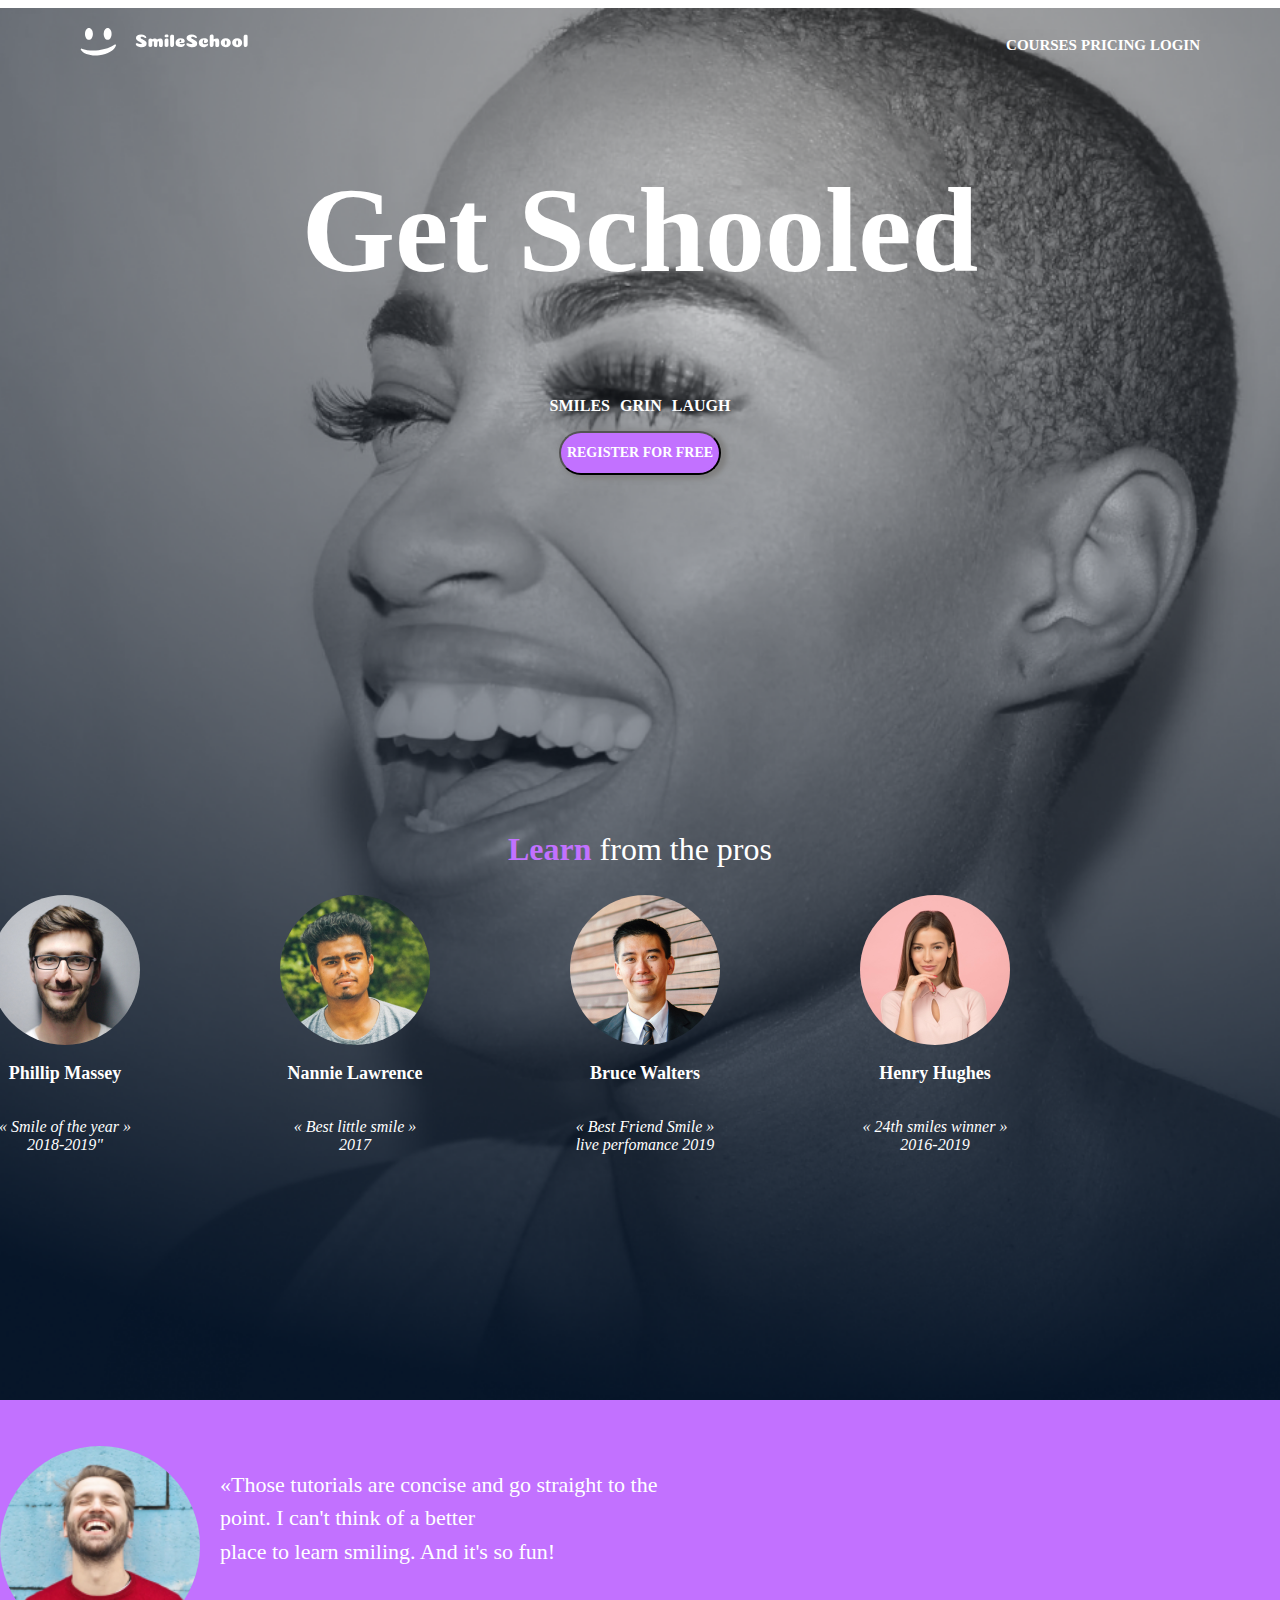
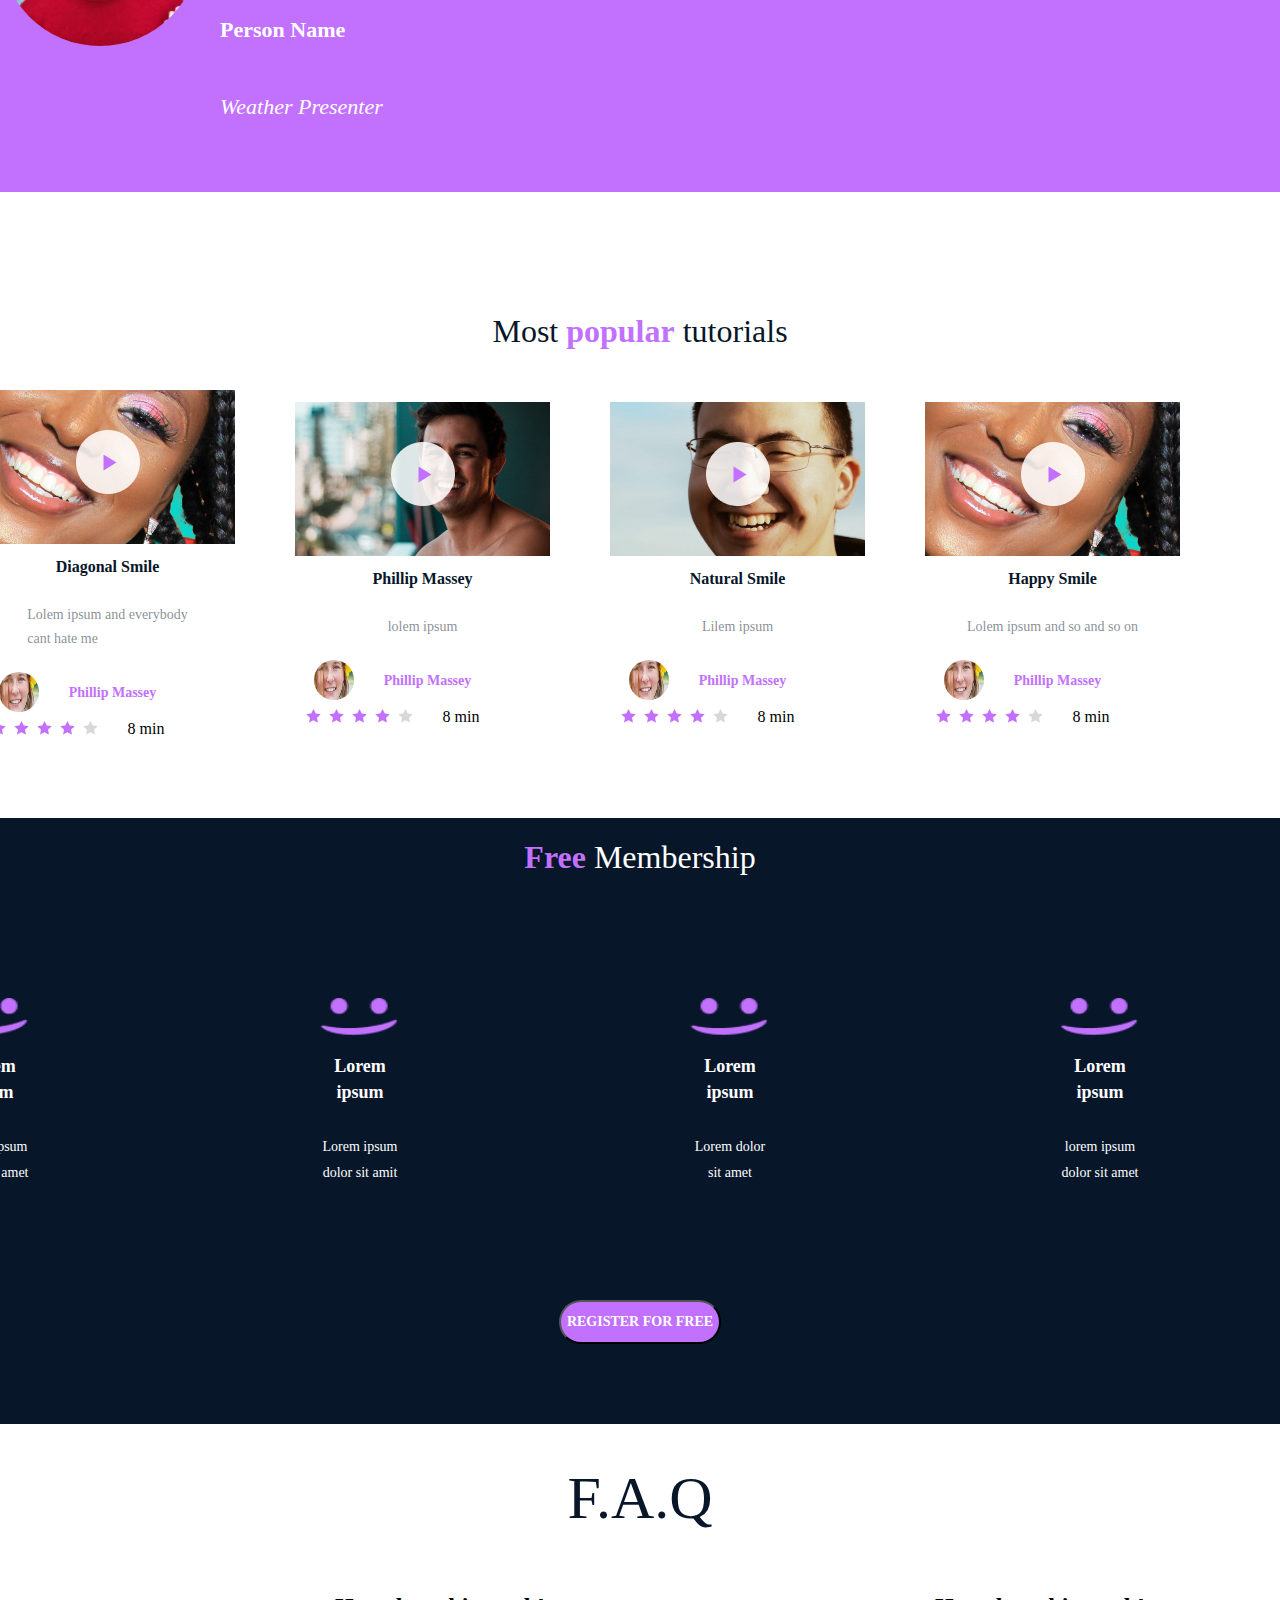
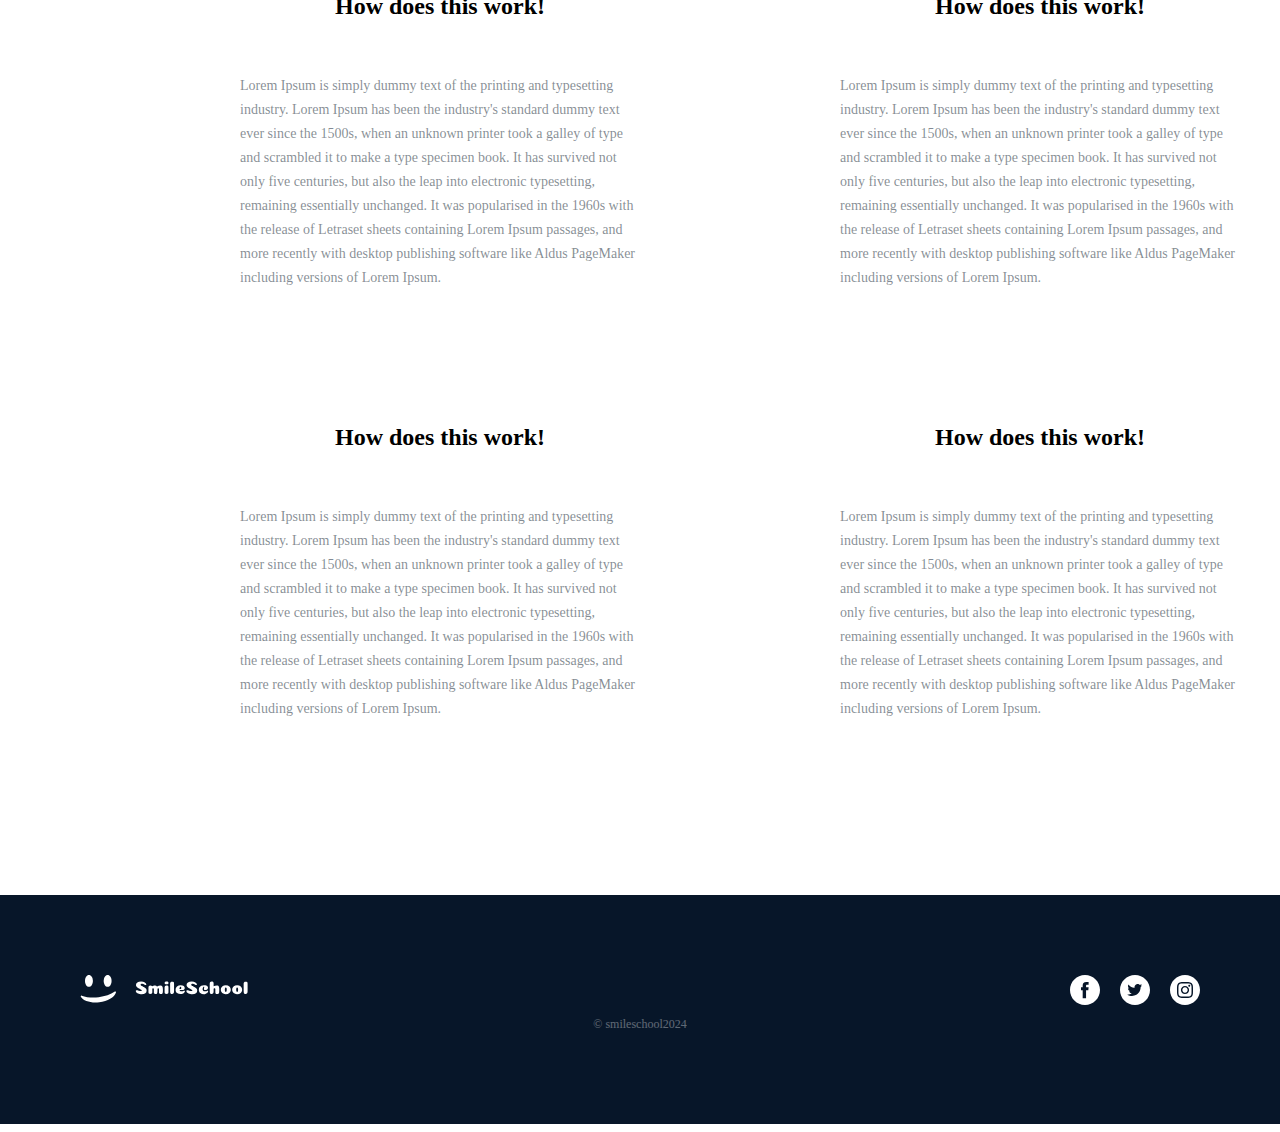
<file: css_advanced/index.html>
<!DOCTYPE html>
<html lang="en">

<head>
    <meta charset="UTF-8">
    <meta name="viewport" content="width=device-width, initial-scale=1.0">
    <title>School page</title>
    <link rel="stylesheet" href="styles.css">
</head>

<body>
    <main class="first-section">
        <header>
            <div class="nav-bar">
                <a href="#">
                    <svg width="168" height="30" viewBox="0 0 168 30" fill="none" xmlns="http://www.w3.org/2000/svg">
                        <path fill-rule="evenodd" clip-rule="evenodd"
                            d="M61.606 19.126C64.954 19.126 66.628 17.884 66.628 15.4C66.628 14.776 66.442 14.224 66.07 13.744C65.698 13.264 65.05 12.76 64.126 12.232C63.838 12.064 63.484 11.869 63.064 11.647C62.644 11.425 62.314 11.248 62.074 11.116C61.834 10.984 61.588 10.831 61.336 10.657C61.084 10.483 60.901 10.315 60.787 10.153C60.673 9.991 60.616 9.82 60.616 9.64C60.616 9.064 60.97 8.776 61.678 8.776C62.122 8.776 62.608 8.887 63.136 9.109C63.664 9.331 64.144 9.553 64.576 9.775C65.008 9.997 65.332 10.108 65.548 10.108C65.68 10.108 65.803 10.081 65.917 10.027C66.031 9.973 66.127 9.883 66.205 9.757C66.283 9.631 66.322 9.478 66.322 9.298C66.322 8.638 65.818 8.014 64.81 7.426C63.802 6.838 62.584 6.544 61.156 6.544C59.5 6.544 58.222 6.862 57.322 7.498C56.422 8.134 55.972 8.956 55.972 9.964C55.972 10.276 56.044 10.615 56.188 10.981C56.332 11.347 56.563 11.716 56.881 12.088C57.199 12.46 57.58 12.772 58.024 13.024C58.36 13.216 58.708 13.408 59.068 13.6C59.428 13.792 59.719 13.948 59.941 14.068L60.607 14.428C60.829 14.548 61.003 14.647 61.129 14.725C61.255 14.803 61.369 14.887 61.471 14.977C61.573 15.067 61.645 15.157 61.687 15.247C61.729 15.337 61.75 15.436 61.75 15.544C61.75 15.916 61.48 16.102 60.94 16.102C60.352 16.102 59.578 15.943 58.618 15.625C57.658 15.307 57.052 15.148 56.8 15.148C56.464 15.148 56.209 15.241 56.035 15.427C55.861 15.613 55.774 15.838 55.774 16.102C55.774 16.342 55.864 16.6 56.044 16.876C56.224 17.152 56.491 17.422 56.845 17.686C57.199 17.95 57.607 18.19 58.069 18.406C58.531 18.622 59.071 18.796 59.689 18.928C60.307 19.06 60.946 19.126 61.606 19.126ZM80.884 19C81.184 19 81.433 18.979 81.631 18.937C81.829 18.895 82.009 18.811 82.171 18.685C82.333 18.559 82.459 18.4 82.549 18.208C82.639 18.016 82.714 17.752 82.774 17.416C82.834 17.08 82.873 16.702 82.891 16.282C82.909 15.862 82.918 15.334 82.918 14.698C82.918 13.174 82.732 12.088 82.36 11.44C81.988 10.792 81.376 10.468 80.524 10.468C79.18 10.468 78.046 10.804 77.122 11.476L76.942 11.62C76.546 10.852 75.904 10.468 75.016 10.468C74.428 10.468 73.915 10.534 73.477 10.666C73.039 10.798 72.592 11.032 72.136 11.368C71.872 10.732 71.248 10.414 70.264 10.414C69.712 10.414 69.271 10.6 68.941 10.972C68.611 11.344 68.446 11.836 68.446 12.448V16.876C68.446 17.632 68.575 18.175 68.833 18.505C69.091 18.835 69.574 19 70.282 19C71.038 19 71.566 18.859 71.866 18.577C72.166 18.295 72.316 17.794 72.316 17.074V14.572C72.316 14.176 72.385 13.855 72.523 13.609C72.661 13.363 72.838 13.24 73.054 13.24C73.594 13.24 73.864 13.576 73.864 14.248V17.506C73.864 17.83 73.918 18.1 74.026 18.316C74.134 18.532 74.317 18.7 74.575 18.82C74.833 18.94 75.172 19 75.592 19C75.868 19 76.096 18.979 76.276 18.937C76.456 18.895 76.618 18.811 76.762 18.685C76.906 18.559 77.02 18.4 77.104 18.208C77.188 18.016 77.26 17.752 77.32 17.416C77.38 17.08 77.419 16.702 77.437 16.282C77.455 15.862 77.464 15.334 77.464 14.698C77.464 14.278 77.524 13.93 77.644 13.654C77.764 13.378 77.944 13.24 78.184 13.24C78.724 13.24 78.994 13.576 78.994 14.248V17.506C78.994 17.83 79.054 18.1 79.174 18.316C79.294 18.532 79.495 18.7 79.777 18.82C80.059 18.94 80.428 19 80.884 19ZM87.985 8.974C87.655 9.178 87.166 9.28 86.518 9.28C85.954 9.28 85.486 9.172 85.114 8.956C84.742 8.74 84.556 8.392 84.556 7.912C84.556 7.516 84.727 7.189 85.069 6.931C85.411 6.673 85.894 6.544 86.518 6.544C87.826 6.544 88.48 7 88.48 7.912C88.48 8.416 88.315 8.77 87.985 8.974ZM86.428 19C87.184 19 87.712 18.859 88.012 18.577C88.312 18.295 88.462 17.794 88.462 17.074V12.394C88.462 11.638 88.282 11.119 87.922 10.837C87.562 10.555 87.058 10.414 86.41 10.414C85.858 10.414 85.417 10.6 85.087 10.972C84.757 11.344 84.592 11.836 84.592 12.448V16.876C84.592 17.632 84.721 18.175 84.979 18.505C85.237 18.835 85.72 19 86.428 19ZM93.574 18.37C93.25 18.79 92.752 19 92.08 19C91.408 19 90.916 18.811 90.604 18.433C90.292 18.055 90.136 17.386 90.136 16.426L90.1 8.83C90.1 8.518 90.133 8.242 90.199 8.002C90.265 7.762 90.355 7.558 90.469 7.39C90.583 7.222 90.724 7.084 90.892 6.976C91.06 6.868 91.243 6.79 91.441 6.742C91.639 6.694 91.852 6.67 92.08 6.67C92.74 6.67 93.235 6.802 93.565 7.066C93.895 7.33 94.06 7.864 94.06 8.668V16.282C94.06 17.254 93.898 17.95 93.574 18.37ZM100.666 19.108C101.314 19.108 101.92 19 102.484 18.784C103.048 18.568 103.501 18.307 103.843 18.001C104.185 17.695 104.452 17.389 104.644 17.083C104.836 16.777 104.932 16.516 104.932 16.3C104.932 16.12 104.875 15.97 104.761 15.85C104.647 15.73 104.488 15.67 104.284 15.67C104.164 15.67 103.969 15.736 103.699 15.868C103.429 16 103.18 16.096 102.952 16.156C102.412 16.288 101.884 16.354 101.368 16.354C100.888 16.354 100.492 16.243 100.18 16.021C99.868 15.799 99.652 15.496 99.532 15.112L102.07 15.094C102.37 15.094 102.652 15.067 102.916 15.013C103.18 14.959 103.408 14.881 103.6 14.779C103.792 14.677 103.963 14.563 104.113 14.437C104.263 14.311 104.383 14.173 104.473 14.023C104.563 13.873 104.629 13.72 104.671 13.564C104.713 13.408 104.734 13.246 104.734 13.078C104.734 12.214 104.407 11.533 103.753 11.035C103.099 10.537 102.07 10.288 100.666 10.288C99.178 10.288 97.963 10.699 97.021 11.521C96.079 12.343 95.608 13.462 95.608 14.878C95.608 16.186 96.085 17.218 97.039 17.974C97.993 18.73 99.202 19.108 100.666 19.108ZM99.676 12.871C99.556 13.201 99.478 13.564 99.442 13.96C100.27 13.948 100.72 13.942 100.792 13.942C100.972 13.942 101.104 13.834 101.188 13.618C101.248 13.462 101.278 13.246 101.278 12.97C101.278 12.214 101.05 11.836 100.594 11.836C100.426 11.836 100.261 11.926 100.099 12.106C99.937 12.286 99.796 12.541 99.676 12.871ZM112.204 19.126C115.552 19.126 117.226 17.884 117.226 15.4C117.226 14.776 117.04 14.224 116.668 13.744C116.296 13.264 115.648 12.76 114.724 12.232C114.436 12.064 114.082 11.869 113.662 11.647C113.242 11.425 112.912 11.248 112.672 11.116C112.432 10.984 112.186 10.831 111.934 10.657C111.682 10.483 111.499 10.315 111.385 10.153C111.271 9.991 111.214 9.82 111.214 9.64C111.214 9.064 111.568 8.776 112.276 8.776C112.72 8.776 113.206 8.887 113.734 9.109C114.262 9.331 114.742 9.553 115.174 9.775C115.606 9.997 115.93 10.108 116.146 10.108C116.278 10.108 116.401 10.081 116.515 10.027C116.629 9.973 116.725 9.883 116.803 9.757C116.881 9.631 116.92 9.478 116.92 9.298C116.92 8.638 116.416 8.014 115.408 7.426C114.4 6.838 113.182 6.544 111.754 6.544C110.098 6.544 108.82 6.862 107.92 7.498C107.02 8.134 106.57 8.956 106.57 9.964C106.57 10.276 106.642 10.615 106.786 10.981C106.93 11.347 107.161 11.716 107.479 12.088C107.797 12.46 108.178 12.772 108.622 13.024C108.958 13.216 109.306 13.408 109.666 13.6C110.026 13.792 110.317 13.948 110.539 14.068L111.205 14.428C111.427 14.548 111.601 14.647 111.727 14.725C111.853 14.803 111.967 14.887 112.069 14.977C112.171 15.067 112.243 15.157 112.285 15.247C112.327 15.337 112.348 15.436 112.348 15.544C112.348 15.916 112.078 16.102 111.538 16.102C110.95 16.102 110.176 15.943 109.216 15.625C108.256 15.307 107.65 15.148 107.398 15.148C107.062 15.148 106.807 15.241 106.633 15.427C106.459 15.613 106.372 15.838 106.372 16.102C106.372 16.342 106.462 16.6 106.642 16.876C106.822 17.152 107.089 17.422 107.443 17.686C107.797 17.95 108.205 18.19 108.667 18.406C109.129 18.622 109.669 18.796 110.287 18.928C110.905 19.06 111.544 19.126 112.204 19.126ZM125.416 18.91C124.948 19.054 124.456 19.126 123.94 19.126C122.452 19.126 121.228 18.727 120.268 17.929C119.308 17.131 118.828 16.036 118.828 14.644C118.828 13.756 119.047 12.979 119.485 12.313C119.923 11.647 120.526 11.143 121.294 10.801C122.062 10.459 122.944 10.288 123.94 10.288C124.888 10.288 125.671 10.399 126.289 10.621C126.907 10.843 127.348 11.14 127.612 11.512C127.876 11.884 128.008 12.328 128.008 12.844C128.008 13.072 127.963 13.306 127.873 13.546C127.783 13.786 127.645 14.026 127.459 14.266C127.273 14.506 127 14.701 126.64 14.851C126.28 15.001 125.86 15.076 125.38 15.076C125.164 15.076 124.987 15.064 124.849 15.04C124.711 15.016 124.567 14.965 124.417 14.887C124.267 14.809 124.156 14.68 124.084 14.5C124.012 14.32 123.976 14.092 123.976 13.816C123.976 13.576 124.021 13.285 124.111 12.943C124.201 12.601 124.246 12.376 124.246 12.268C124.246 11.992 124.09 11.854 123.778 11.854C123.55 11.854 123.346 11.98 123.166 12.232C122.986 12.484 122.848 12.799 122.752 13.177C122.656 13.555 122.608 13.948 122.608 14.356C122.608 14.956 122.791 15.442 123.157 15.814C123.523 16.186 124.018 16.372 124.642 16.372C125.254 16.372 125.782 16.3 126.226 16.156C126.406 16.108 126.625 16.018 126.883 15.886C127.141 15.754 127.324 15.688 127.432 15.688C127.6 15.688 127.738 15.718 127.846 15.778C127.954 15.838 128.029 15.91 128.071 15.994C128.113 16.078 128.134 16.168 128.134 16.264C128.134 16.432 128.077 16.636 127.963 16.876C127.849 17.116 127.672 17.368 127.432 17.632C127.192 17.896 126.913 18.139 126.595 18.361C126.277 18.583 125.884 18.766 125.416 18.91ZM137.242 19C137.494 19 137.71 18.982 137.89 18.946C138.07 18.91 138.235 18.853 138.385 18.775C138.535 18.697 138.658 18.586 138.754 18.442C138.85 18.298 138.934 18.124 139.006 17.92C139.078 17.716 139.132 17.455 139.168 17.137C139.204 16.819 139.231 16.468 139.249 16.084C139.267 15.7 139.276 15.244 139.276 14.716C139.276 13.684 139.192 12.85 139.024 12.214C138.856 11.578 138.598 11.113 138.25 10.819C137.902 10.525 137.44 10.378 136.864 10.378C135.592 10.378 134.512 10.648 133.624 11.188V8.578C133.624 7.774 133.462 7.24 133.138 6.976C132.814 6.712 132.334 6.58 131.698 6.58C131.098 6.58 130.618 6.754 130.258 7.102C129.898 7.45 129.718 7.996 129.718 8.74L129.754 16.408C129.754 17.368 129.91 18.037 130.222 18.415C130.534 18.793 131.026 18.982 131.698 18.982C132.346 18.982 132.829 18.775 133.147 18.361C133.465 17.947 133.624 17.248 133.624 16.264V14.284C133.624 14.152 133.633 14.032 133.651 13.924C133.669 13.816 133.699 13.723 133.741 13.645C133.783 13.567 133.831 13.495 133.885 13.429C133.939 13.363 133.999 13.312 134.065 13.276C134.131 13.24 134.203 13.21 134.281 13.186C134.359 13.162 134.446 13.15 134.542 13.15C135.07 13.15 135.334 13.492 135.334 14.176L135.352 17.506C135.352 18.01 135.499 18.385 135.793 18.631C136.087 18.877 136.57 19 137.242 19ZM149.365 17.956C148.423 18.736 147.238 19.126 145.81 19.126C144.874 19.126 144.031 18.958 143.281 18.622C142.531 18.286 141.931 17.782 141.481 17.11C141.031 16.438 140.806 15.652 140.806 14.752C140.806 13.384 141.274 12.298 142.21 11.494C143.146 10.69 144.346 10.288 145.81 10.288C147.274 10.288 148.468 10.69 149.392 11.494C150.316 12.298 150.778 13.384 150.778 14.752C150.778 16.108 150.307 17.176 149.365 17.956ZM145.81 17.038C145.498 17.038 145.258 16.807 145.09 16.345C144.922 15.883 144.838 15.346 144.838 14.734C144.838 14.338 144.874 13.966 144.946 13.618C145.018 13.27 145.132 12.976 145.288 12.736C145.444 12.496 145.624 12.376 145.828 12.376C146.128 12.376 146.356 12.613 146.512 13.087C146.668 13.561 146.746 14.11 146.746 14.734C146.746 15.358 146.668 15.898 146.512 16.354C146.356 16.81 146.122 17.038 145.81 17.038ZM160.723 17.956C159.781 18.736 158.596 19.126 157.168 19.126C156.232 19.126 155.389 18.958 154.639 18.622C153.889 18.286 153.289 17.782 152.839 17.11C152.389 16.438 152.164 15.652 152.164 14.752C152.164 13.384 152.632 12.298 153.568 11.494C154.504 10.69 155.704 10.288 157.168 10.288C158.632 10.288 159.826 10.69 160.75 11.494C161.674 12.298 162.136 13.384 162.136 14.752C162.136 16.108 161.665 17.176 160.723 17.956ZM157.168 17.038C156.856 17.038 156.616 16.807 156.448 16.345C156.28 15.883 156.196 15.346 156.196 14.734C156.196 14.338 156.232 13.966 156.304 13.618C156.376 13.27 156.49 12.976 156.646 12.736C156.802 12.496 156.982 12.376 157.186 12.376C157.486 12.376 157.714 12.613 157.87 13.087C158.026 13.561 158.104 14.11 158.104 14.734C158.104 15.358 158.026 15.898 157.87 16.354C157.714 16.81 157.48 17.038 157.168 17.038ZM167.122 18.37C166.798 18.79 166.3 19 165.628 19C164.956 19 164.464 18.811 164.152 18.433C163.84 18.055 163.684 17.386 163.684 16.426L163.648 8.83C163.648 8.518 163.681 8.242 163.747 8.002C163.813 7.762 163.903 7.558 164.017 7.39C164.131 7.222 164.272 7.084 164.44 6.976C164.608 6.868 164.791 6.79 164.989 6.742C165.187 6.694 165.4 6.67 165.628 6.67C166.288 6.67 166.783 6.802 167.113 7.066C167.443 7.33 167.608 7.864 167.608 8.668V16.282C167.608 17.254 167.446 17.95 167.122 18.37Z"
                            fill="white" />
                        <path
                            d="M8.928 11.8712C11.0968 11.8712 12.8608 9.2136 12.8608 5.9468C12.8608 2.6808 11.0968 0.023201 8.928 0.023201C6.7592 0.023201 4.9948 2.6808 4.9948 5.9468C4.9948 9.2136 6.7596 11.8712 8.928 11.8712Z"
                            fill="white" />
                        <path
                            d="M27.6424 11.8712C29.8112 11.8712 31.5756 9.2136 31.5756 5.9468C31.5756 2.6808 29.8112 0.023201 27.6424 0.023201C25.474 0.023201 23.71 2.6808 23.71 5.9468C23.71 9.2136 25.4744 11.8712 27.6424 11.8712Z"
                            fill="white" />
                        <path
                            d="M35.7178 16.612C35.4686 16.3988 35.1252 16.3744 34.8617 16.5559C30.6311 19.4466 24.8916 21.4571 18.6998 22.2173C12.5094 22.9774 6.4537 22.4152 1.6491 20.6343C1.34929 20.5232 1.02107 20.6288 0.832339 20.8958C0.642562 21.1633 0.633221 21.5352 0.808865 21.8215C3.41478 26.0761 11.0299 28.3353 19.3263 27.3166C27.6259 26.2975 34.4685 22.262 35.9656 17.504C36.0661 17.1842 35.9662 16.8253 35.7178 16.612Z"
                            fill="white" />
                    </svg>
                </a>
                <div class="nav-links">
                    <a href="#">COURSES</a>
                    <a href="#">PRICING</a>
                    <a href="#">LOGIN</a>
                </div>
            </div>

        </header>
        <main>
            <section class="people">
                <h1>Get Schooled</h1>
                <div class="people-center">
                    <div>
                        <p>SMILES </p>
                        <p>GRIN</p>
                        <p>LAUGH</p>

                    </div>
                    <button>REGISTER FOR FREE</button>
                </div>
                <div class="trainer">
                    <h2><span>Learn</span> from the pros</h2>
                    <div>
                        <div>
                            <img src="images/1.png" alt="men">
                            <h3>Phillip Massey</h3>
                            <p><span>&#171;</span> Smile of the year <span>&#187;</span><br>2018-2019"</p>
                        </div>
                        <div>
                            <img src="images/8.png" alt="women">
                            <h3>Nannie Lawrence</h3>
                            <p><span>&#171;</span> Best little smile <span>&#187;</span><br>2017</p>
                        </div>
                        <div>
                            <img src="images/7.png" alt="men">
                            <h3>Bruce Walters</h3>
                            <p><span>&#171;</span> Best Friend Smile <span>&#187;</span><br>live perfomance 2019</p>
                        </div>
                        <div>
                            <img src="images/6.png" alt="men">
                            <h3>Henry Hughes</h3>
                            <p><span>&#171;</span> 24th smiles winner <span>&#187;</span><br>2016-2019</p>
                        </div>
                    </div>
                </div>
            </section>
        </main>
    </main>
    <section class="personal-smiling">
        <div>
            <img src="images//Bitmap.png" alt="person smiling">
            <div>
                <p>
                    <span>&#171;</span>Those tutorials are concise and go straight to the point. I can't think of a
                    better<br>place to learn smiling. And it's so fun!
                </p>
                <p>Person Name</p>
                <p>Weather Presenter</p>
            </div>
        </div>
    </section>

    <section class="tutorials">
        <h1>Most <span>popular</span> tutorials</h1>
        <div>
            <div>
                <img src="images/Bitmap (1).png" alt="Diagonal Smile">
                <img src="images/play.png" alt="" class="play">
                <h2>Diagonal Smile</h2>
                <p>Lolem ipsum and everybody<br>cant hate me</p>
                <div class="tutorials-img">
                    <span><img src="images/Bitmap (4).png" alt="Phillip Massey">
                        <h3>Phillip Massey</h3>
                    </span>
                </div>
                <div class="rating">
                    <span><img src="images/rating.png" alt="">8 min</span>
                </div>
            </div>
            <div>
                <img src="images/Bitmap (2).png" alt="Bad Smile">
                <img src="images/play.png" alt="" class="play">
                <h2>Phillip Massey</h2>
                <p>lolem ipsum</p>
                <div class="tutorials-img">
                    <span><img src="images/Bitmap (4).png" alt="Phillip Massey">
                        <h3>Phillip Massey</h3>
                    </span>
                </div>
                <div class="rating">
                    <span><img src="images/rating.png" alt="">8 min</span>
                </div>
            </div>
            <div>
                <img src="images/Bitmap (3).png" alt="Natural Smile">
                <img src="images/play.png" alt="" class="play">
                <h2>Natural Smile</h2>
                <p>Lilem ipsum</p>
                <div class="tutorials-img">
                    <span><img src="images/Bitmap (4).png" alt="Phillip Massey">
                        <h3>Phillip Massey</h3>
                    </span>
                </div>
                <div class="rating">
                    <span><img src="images/rating.png" alt="">8 min</span>
                </div>
            </div>
            <div>
                <img src="images/Bitmap (1).png" alt="Happy Smile">
                <img src="images/play.png" alt="" class="play">
                <h2>Happy Smile</h2>
                <p>Lolem ipsum and so and so on</p>
                <div class="tutorials-img">
                    <span><img src="images/Bitmap (4).png" alt="Phillip Massey">
                        <h3>Phillip Massey</h3>
                    </span>
                </div>
                <div class="rating">
                    <span><img src="images/rating.png" alt="">8 min</span>
                </div>
            </div>
        </div>
    </section>

    <section class="membership">
        <h1><span>Free</span> Membership</h1>
        <div>
            <div>
                <img src="images/smile.png" alt="smile logo">
                <h2>Lorem ipsum</h2>
                <p>Lorem ipsum dolor sit amet</p>
            </div>
            <div>
                <img src="images/smile.png" alt="smile logo">
                <h2>Lorem ipsum</h2>
                <p>Lorem ipsum dolor sit amit</p>
            </div>
            <div>
                <img src="images/smile.png" alt="smile logo">
                <h2>Lorem ipsum</h2>
                <p>Lorem dolor sit amet</p>
            </div>
            <div>
                <img src="images/smile.png" alt="smile logo">
                <h2>Lorem ipsum</h2>
                <p>lorem ipsum dolor sit amet</p>
            </div>
        </div>
        <button>REGISTER FOR FREE</button>
    </section>

    <section class="asked-question">
        <h1>F.A.Q</h1>
        <div>
            <div>
                <h2>How does this work!</h2>
                <p>Lorem Ipsum is simply dummy text of the printing and typesetting industry. Lorem Ipsum has
                    been the industry's standard dummy text ever since the 1500s, when an unknown printer took a
                    galley of type and scrambled it to make a type specimen book. It has survived not only five
                    centuries, but also the leap into electronic typesetting, remaining essentially unchanged.
                    It was popularised in the 1960s with the release of Letraset sheets containing Lorem Ipsum
                    passages, and more recently with desktop publishing software like Aldus PageMaker including
                    versions of Lorem Ipsum.</p>
            </div>
            <div>
                <h2>How does this work!</h2>
                <p>Lorem Ipsum is simply dummy text of the printing and typesetting industry. Lorem Ipsum has
                    been the industry's standard dummy text ever since the 1500s, when an unknown printer took a
                    galley of type and scrambled it to make a type specimen book. It has survived not only five
                    centuries, but also the leap into electronic typesetting, remaining essentially unchanged.
                    It was popularised in the 1960s with the release of Letraset sheets containing Lorem Ipsum
                    passages, and more recently with desktop publishing software like Aldus PageMaker including
                    versions of Lorem Ipsum.</p>
            </div>

            <div>
                <h2>How does this work!</h2>
                <p>Lorem Ipsum is simply dummy text of the printing and typesetting industry. Lorem Ipsum has
                    been the industry's standard dummy text ever since the 1500s, when an unknown printer took a
                    galley of type and scrambled it to make a type specimen book. It has survived not only five
                    centuries, but also the leap into electronic typesetting, remaining essentially unchanged.
                    It was popularised in the 1960s with the release of Letraset sheets containing Lorem Ipsum
                    passages, and more recently with desktop publishing software like Aldus PageMaker including
                    versions of Lorem Ipsum.</p>
            </div>
            <div>
                <h2>How does this work!</h2>
                <p>Lorem Ipsum is simply dummy text of the printing and typesetting industry. Lorem Ipsum has
                    been the industry's standard dummy text ever since the 1500s, when an unknown printer took a
                    galley of type and scrambled it to make a type specimen book. It has survived not only five
                    centuries, but also the leap into electronic typesetting, remaining essentially unchanged.
                    It was popularised in the 1960s with the release of Letraset sheets containing Lorem Ipsum
                    passages, and more recently with desktop publishing software like Aldus PageMaker including
                    versions of Lorem Ipsum.</p>
            </div>

        </div>
    </section>



    <footer>
        <div>
            <div>
                <img src="images/logo.svg" alt="Smile logo">
                <img src="images/social_icons.svg" alt="">
            </div>
            
        </div>
        <p>	&#169 smileschool2024</p>
    </footer>

</body>

</html>
</file>
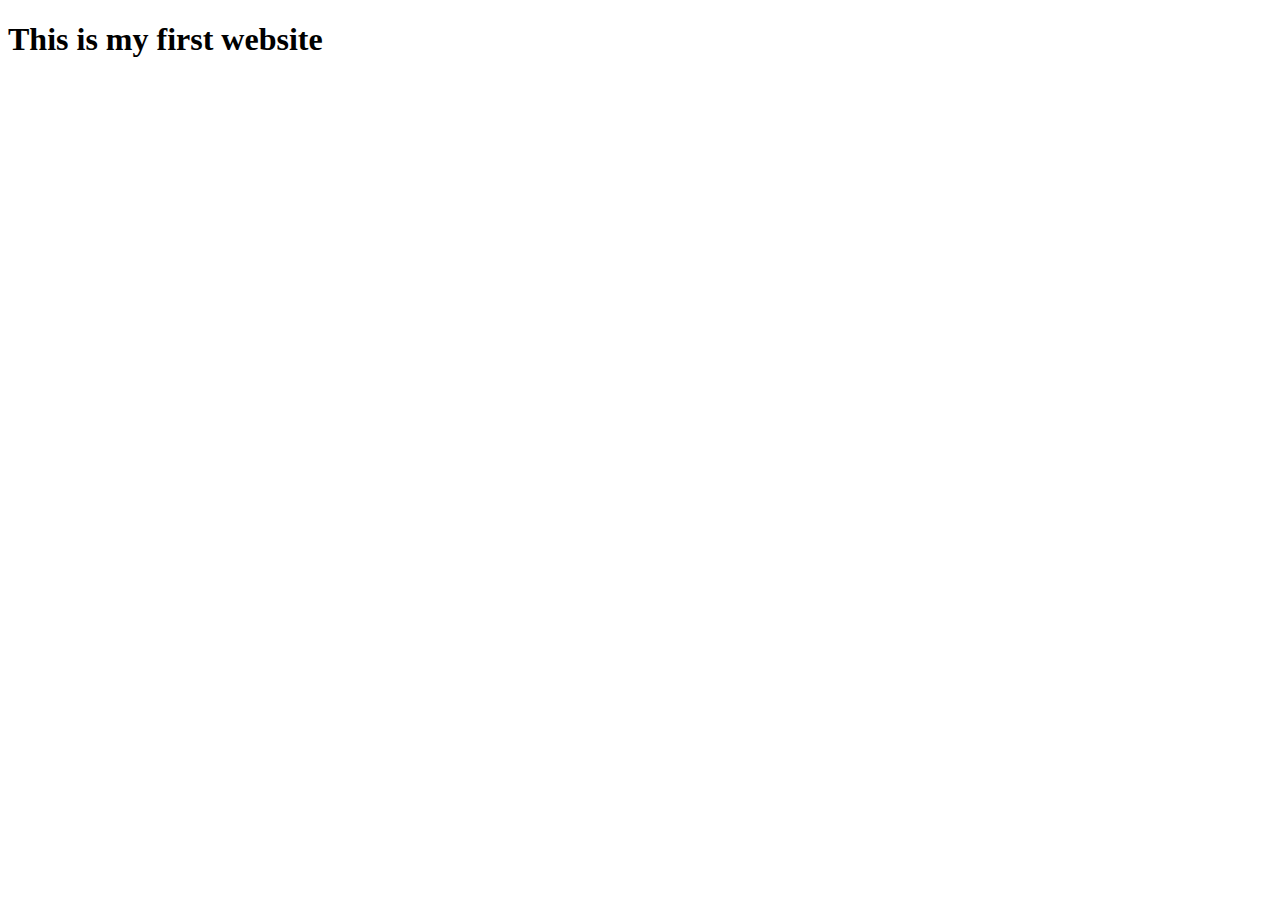
<file: html_basic/base_index.html>
<!DOCTYPE html>
<html lang="en">
<head>
    <meta charset="UTF-8">
    <meta name="viewport" content="width=device-width, initial-scale=1.0">
    <title>Document</title>
</head>
<body>
    <h1>This is my first website</h1>
</body>
</html>
</file>
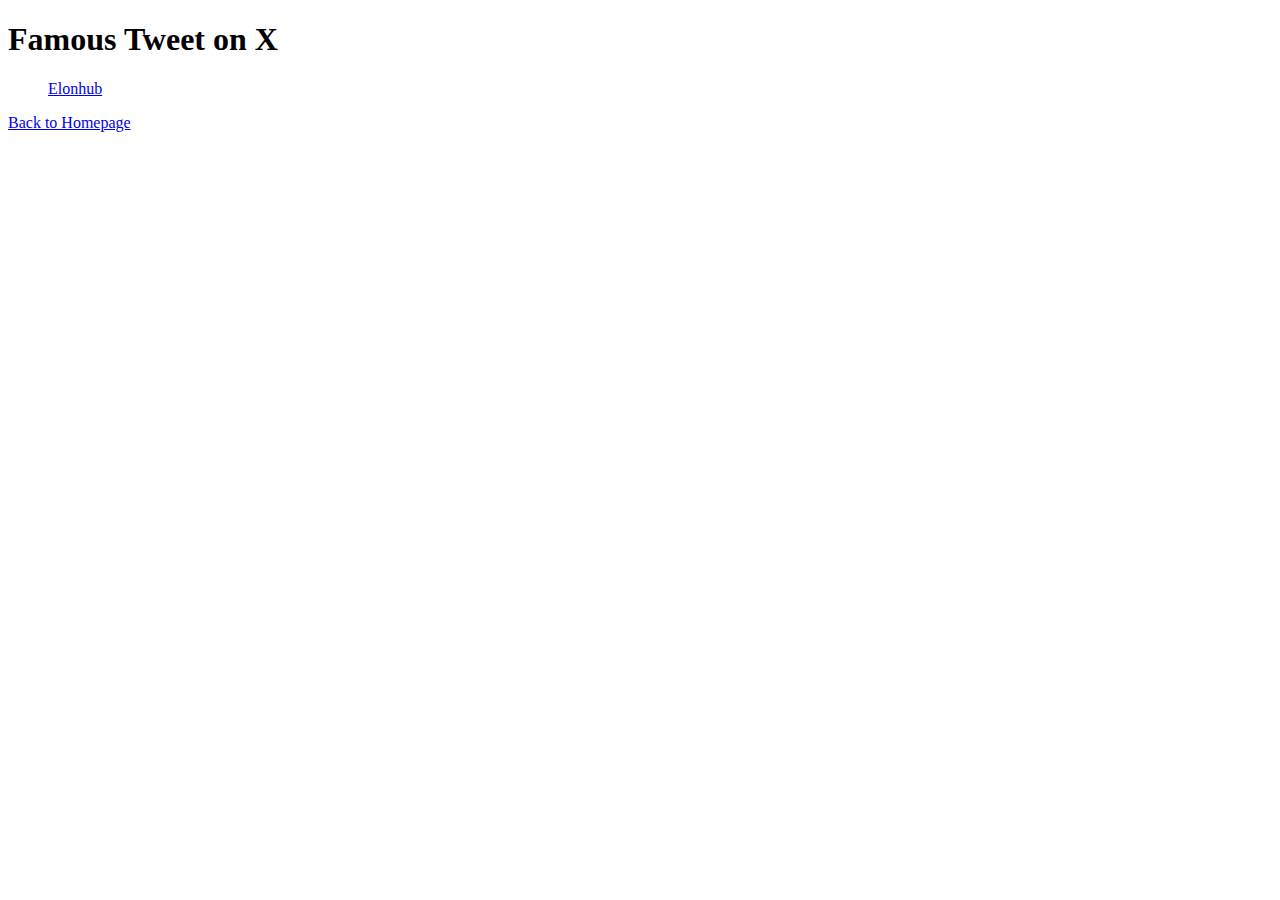
<file: html_basic/tweets.html>
<!DOCTYPE html>
<html lang="en">
<head>
    <meta charset="UTF-8">
    <meta name="viewport" content="width=device-width, initial-scale=1.0">
    <title>Document</title>
    
</head>
<body>
    <h1>Famous Tweet on X</h1>
      <blockquote><a href="https://twitter.com/elonmusk/status/1748598958253875709?t=iTwUBaubcXOozLU-nVpq2A&s=19">Elonhub</a></blockquote> 
      <a href="index.html">Back to Homepage</a>

</body>
</html>
</file>
<file: css_advanced/styles.css>
* {
    margin-right: 0;
    margin-left: 0;
    padding: 0px;
}

.nav-bar {
    display: flex;
    justify-content: space-between;
    align-items: center;
    padding: 20px;
    color: #FFF;
    padding-right: 80px;
    padding-left: 80px;

}

.first-section {
    background-repeat: no-repeat;
    background-image: url(images/background.png);
    object-fit: contain;
    background-size: cover;
    background-position-y: center;
    width: 100%;
    height: fit-content;
    position: relative;


}

.nav-bar a {
    text-decoration: none;
    color: #FFF;
    font-family: "Source Sans Pro";
    font-size: 15px;
    font-style: normal;
    font-weight: 700;
}

.people h1 {
    color: #FFF;
    text-align: center;
    font-family: "Source Sans Pro";
    font-size: 120px;
    font-style: normal;
    font-weight: 700;
    line-height: normal;
}

.people-center {
    display: flex;
    flex-direction: column;
    justify-items: center;
    align-items: center;
}

.people-center div {
    display: flex;
    align-items: center;
    gap: 10px;
    color: #FFF;
    text-align: center;
    font-family: "Source Sans Pro";
    font-size: 16px;
    font-style: normal;
    font-weight: 700;
    line-height: normal;
}

.people-center button {
    border-radius: 22px;
    background: #C271FF;
    width: 162px;
    height: 44px;
    flex-shrink: 0;
    box-shadow: 4px 2px 5px 2px gray;
    color: #fff;
    color: #FFF;
    text-align: center;
    font-family: "Source Sans Pro";
    font-size: 14px;
    font-style: normal;
    font-weight: 600;
    line-height: normal;
    padding: 10px 4px 10px 4px;
}

.trainer {
    display: flex;
    flex-direction: column;
    justify-content: center;
    align-items: center;
    padding: 230px;
    margin-top: 100px;

}

.trainer div {
    display: flex;
    justify-content: center;
    align-items: center;
    margin-right: 140px;

}

.trainer h2 span {
    color: #C271FF;
    text-align: center;
    font-family: "Source Sans Pro";
    font-size: 32px;
    font-style: normal;
    font-weight: 700;
}

.trainer h2 {
    color: #FFF;
    font-family: "Source Sans Pro";
    font-size: 32px;
    font-style: normal;
    font-weight: 300;
}

.trainer div div {
    display: flex;
    flex-direction: column;
    color: white;
}

.trainer div img {
    border-radius: 50%;
}

.trainer div h3 {
    color: #FFF;
    text-align: center;
    font-family: "Source Sans Pro";
    font-size: 18px;
    font-style: normal;
    font-weight: 900;
}

.trainer div span {
    content: "\00AB";
}

.trainer div p {
    color: #FFF;
    text-align: center;
    font-family: "Source Sans Pro";
    font-size: 16px;
    font-style: italic;
    font-weight: 400;
}

.personal-smiling {
    width: 100%;
    height: 392px;
    flex-shrink: 0;
    background-color: #C271FF;
    display: flex;
    justify-content: center;
    align-items: center;

}

.personal-smiling div {
    display: flex;
    justify-content: center;
    /* align-items: center; */
    margin-right: 290px;

}

.personal-smiling img {
    border-radius: 50%;
    height: 200px;
    width: 200px;
    margin-right: 20px;
}

.personal-smiling div div {
    display: flex;
    flex-direction: column;
}

.personal-smiling div div p:first-child {
    color: #FFF;
    font-family: "Source Sans Pro";
    font-size: 22px;
    font-style: normal;
    font-weight: 400;
    line-height: 33.6px;
    /* 152.727% */
}

.personal-smiling div div p:nth-child(2) {
    color: #FFF;

    font-family: "Source Sans Pro";
    font-size: 22px;
    font-style: normal;
    font-weight: 700;
    line-height: 33.6px;
}

.personal-smiling div div p:last-child {
    color: #FFF;
    font-family: "Source Sans Pro";
    font-size: 22px;
    font-style: italic;
    font-weight: 400;
    line-height: 33.6px;
    /* 152.727% */
}

.tutorials {
    display: flex;
    flex-direction: column;
    justify-content: center;
    align-items: center;
    margin-bottom: 80px;
}

.tutorials div {
    display: flex;
    align-items: center;
    justify-content: center;
    margin-right: 60px;

}

.tutorials div div {
    display: flex;
    flex-direction: column;
    position: relative;
}

.play {
    position: absolute;
    display: flex;
    justify-content: center;
    align-items: center;
    top: 40px;
}

.tutorials .rating span {
    display: flex;
    display: flex;
    justify-content: space-between;
    gap: 30px;
    align-items: center;

}

.tutorials .tutorials-img span {
    display: flex;
    /* justify-content: center; */
    align-items: center;
    gap: 30px;
}

.tutorials h1 {
    padding-top: 100px;
    margin-bottom: 40px;
}

.tutorials h1 {
    color: #071629;
    text-align: center;
    font-family: "Source Sans Pro";
    font-size: 32px;
    font-style: normal;
    font-weight: 300;
    line-height: normal;
}

.tutorials h1 span {
    color: #C271FF;
    font-family: "Source Sans Pro";
    font-size: 32px;
    font-style: normal;
    font-weight: 700;
    line-height: normal;
}

.tutorials-img div div p {
    color: #071629;

    font-family: "Source Sans Pro";
    font-size: 16px;
    font-style: normal;
    font-weight: 700;
    line-height: normal;
}

.tutorials div div p {
    color: rgba(7, 22, 41, 0.50);
    font-family: "Source Sans Pro";
    font-size: 14px;
    font-style: normal;
    font-weight: 400;
    line-height: 24px;
}

.tutorials div div h2 {
    color: #071629;
    font-family: "Source Sans Pro";
    font-size: 16px;
    font-style: normal;
    font-weight: 700;
    line-height: normal;
}

.tutorials-img img {
    width: 40px;
    height: 40px;
    border-radius: 50%;
}

.tutorials-img h3 {
    color: #C271FF;
    font-family: "Source Sans Pro";
    font-size: 14px;
    font-style: normal;
    font-weight: 600;
    line-height: 27px;
}

.membership {
    display: flex;
    background-color: #071629;
    align-items: center;
    flex-direction: column;

}

.membership div {
    display: flex;
    padding: 50px;

}

.membership div div {
    display: flex;
    flex-direction: column;
    margin-right: 190px;
}

.membership img {
    width: 80px;
    height: 40px;
}

.membership button {
    border-radius: 22px;
    background: #C271FF;
    width: 162px;
    height: 44px;
    color: #FFF;
    text-align: center;
    font-family: "Source Sans Pro";
    font-size: 14px;
    font-style: normal;
    font-weight: 600;
    margin-bottom: 80px;
}

.membership h1 {
    color: #FFF;
    font-family: "Source Sans Pro";
    font-size: 32px;
    font-style: normal;
    font-weight: 300;
    line-height: normal;

}

.membership span {
    color: #C271FF;
    text-align: center;
    font-family: "Source Sans Pro";
    font-size: 32px;
    font-style: normal;
    font-weight: 700;
    line-height: normal;
}

.membership div  div h2 {
    color: #FFF;
    text-align: center;
    font-family: "Source Sans Pro";
    font-size: 18px;
    font-style: normal;
    font-weight: 600;
    line-height: 26px;
}

.membership div div p {
    color: #FFF;
    text-align: center;
    font-family: "Source Sans Pro";
    font-size: 14px;
    font-style: normal;
    font-weight: 400;
    line-height: 26px;
}

.sked-question{
    display: flex;
    background-color: #071629;
    align-items: center;
    flex-direction: column;
}
.asked-question div{
display: grid;
grid-template-columns: 1fr 1fr;
align-items: center;
justify-content: center;
gap: 20px;
margin-left: 100px;
width: auto;
margin-bottom: 80px;
}

.asked-question div div{
display: flex;
flex-direction: column;  
}

 
.asked-question h1 {
    color: #071629;
    text-align: center;
    font-family: "Source Sans Pro";
    font-size: 60px;
    font-style: normal;
    font-weight: 300;
    line-height: normal;

}

.sked-question div div h2 {
    color: #071629;
    font-family: "Source Sans Pro";
    font-size: 16px;
    font-style: normal;
    font-weight: 700;
    line-height: normal;
}

.asked-question div div p {
    color: rgba(7, 22, 41, 0.50);
    font-family: "Source Sans Pro";
    font-size: 14px;
    font-style: normal;
    font-weight: 400;
    line-height: 24px;
    width: 400px;
}

footer{
    background: #071629;
    padding: 80px;
}

footer div div{
display: flex;
align-items: center;
justify-content: space-between;
}

footer p{
text-align: center;
color: #FFF;
font-family: "Source Sans Pro";
font-size: 12px;
font-style: normal;
font-weight: 400;
line-height: normal;
opacity: 0.3517;
}

button:hover{
background-color: #c4abd7;
cursor: pointer;
transition: all 0.5s ease-in-out;
}

a:hover{
    color: #473456;
    cursor: pointer;
    transition: all 1s ease-in-out;   
}
</file>
